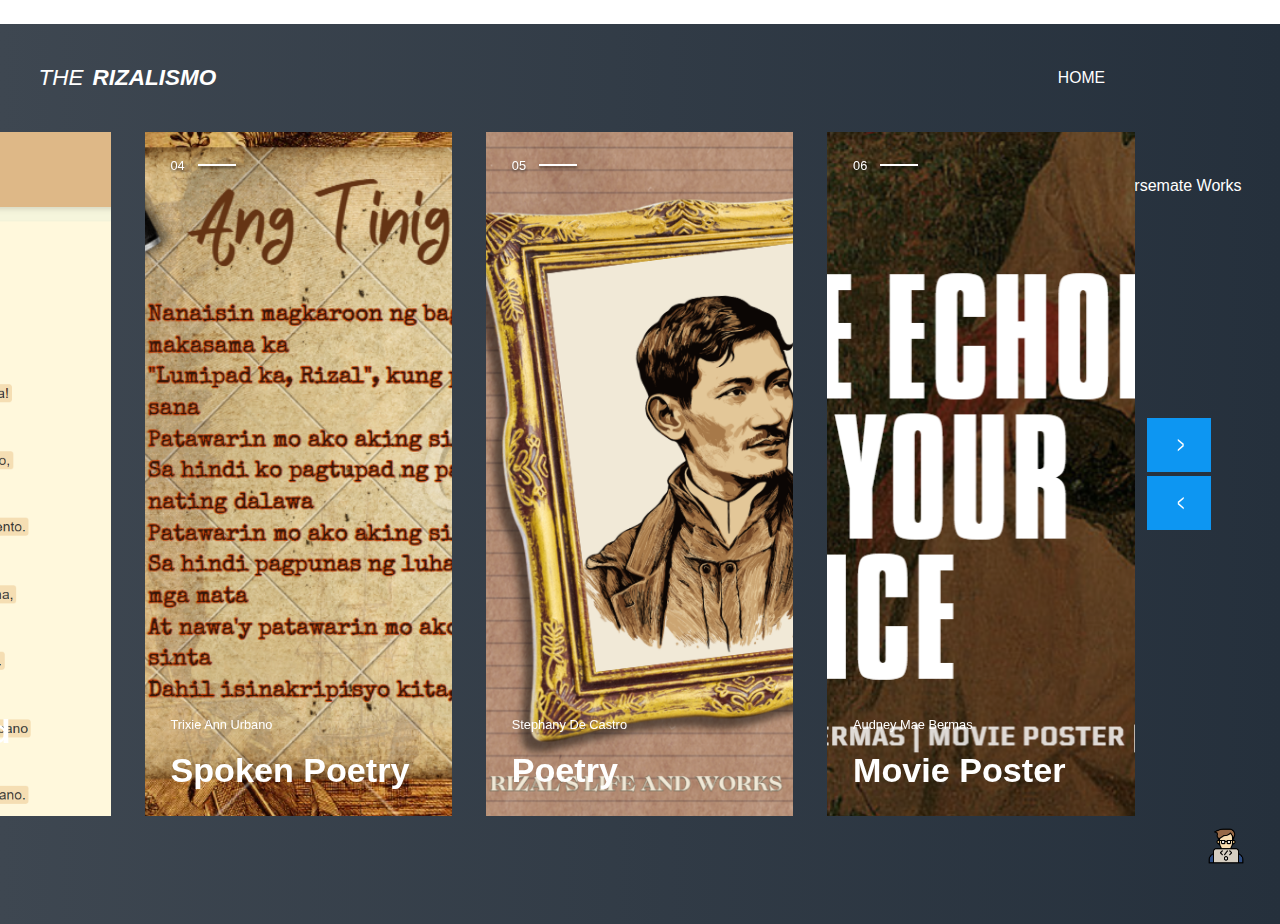
<file: cs.html>
<html lang="en">
<head>
    <meta charset="UTF-8">
    <meta name="viewport" content="width=device-width, initial-scale=1.0">
    <link rel="stylesheet" href="Main.css">
    <title>CS Works - Rizalismo</title>
</head>
<body>
    <!-- Loading Screen -->
    <div class="loading-screen" id="loadingScreen">
        <div class="loading-spinner"></div>
    </div>

    <!-- Scroll Progress Bar -->
    <div class="scroll-progress"></div>

    <!-- Back to Top Button -->
    <div class="back-to-top">
        <svg width="24" height="24" viewBox="0 0 24 24" fill="none" stroke="white" stroke-width="2">
            <path d="M18 15l-6-6-6 6"/>
        </svg>
    </div>
    
<div id="hero-slides">
    <div id="header">
      <div id="logo"></div>
      <div id="menu">
        <div id="drawer-menu" class="drawer">
          <nav class="drawer-content">
            <a href="index.html" class="drawer-item">Home</a>
            <a href="cs.html" class="drawer-item">Coursemate Works</a>
          </nav>
          <div class="drawer-overlay"></div>
        </div>
      </div>
    </div>

    <div id="slides-cont">
      <div class="button" id="next"></div>
      <div class="button" id="prev"></div>
      <div id="slides">
        <div class="slide" style="background-image: url('cs/toni3.PNG');">
          <div class="number">01</div>
          <div class="body">
            <div class="location">Antonette Martinez</div>
            <div class="headline">Live like Rizal</div>
            <div class="link" onclick="showPopup('project1')">View Project</div>
          </div>
        </div>

        <div class="slide" style="background-image: url('cs/jrizz1.PNG')">
          <div class="number">02</div>
          <div class="body">
            <div class="location">Arianne Cielo</div>
            <div class="headline">J-Rizz Website</div>
            <div class="link" onclick="showPopup('project2')">View Project</div>
          </div>
        </div>

        <div class="slide" style="background-image: url('cs/rizalapp.png')">
          <div class="number">03</div>
          <div class="body">
            <div class="location">Erick John Lagrosa</div>
            <div class="headline">Web-based Tool</div>
            <div class="link" onclick="showPopup('project3')">View Project</div>
          </div>
        </div>

        <div class="slide" style="background-image: url('cs/trixxx.png')">
          <div class="number">04</div>
          <div class="body">
            <div class="location">Trixie Ann Urbano</div>
            <div class="headline">Spoken Poetry</div>
            <div class="link" onclick="showPopup('project4')">View Project</div>
          </div>
        </div>

        <div class="slide" style="background-image: url('cs/steph.png')">
          <div class="number">05</div>
          <div class="body">
            <div class="location">Stephany De Castro</div>
            <div class="headline">Poetry</div>
            <div class="link" onclick="showPopup('project5')">View Project</div>
          </div>
        </div>

        <div class="slide" style="background-image: url('cs/audney.png')">
            <div class="number">06</div>
            <div class="body">
              <div class="location">Audney Mae Bermas</div>
              <div class="headline">Movie Poster</div>
              <div class="link" onclick="showPopup('project5')">View Project</div>
            </div>
          </div>

      </div>
      <div id="next-catch"></div>
      <div id="prev-catch"></div>
    </div>

    <div id="footer">
      <a href="https://github.com/Prynxle" target="_blank">
        <div id="credits"></div>
      </a>
    </div>
</div>

<!-- Project Popups -->
<div id="project1" class="popup">
    <div class="popup-content">
      <span class="close-popup" onclick="closePopup('project1')">&times;</span>
      <h2>Live like Rizal</h2>
      <p>The blueprint: Song of the Wanderer (excerpt)</p>
    <p>
    This is about how Rizal was like to travel again. He details how this was freeing but now he feels quite homesick.
    </p>
      <div class="project-links">
        <a href="https://www.canva.com/design/DAGkqW64KY0/1rVEFjW7GYUeVydgyElpSg/edit" class="project-link">View Powerpoint</a>
      </div>
    </div>
</div>

<div id="project2" class="popup">
    <div class="popup-content">
      <span class="close-popup" onclick="closePopup('project2')">&times;</span>
      <h2>J-Rizz Website</h2>
      <p>Integrate Rizal Works</p>

      <div class="project-links">
        <a href="https://jrizzz.netlify.app" class="project-link">View Website</a>
      </div>
    </div>
</div>

<div id="project3" class="popup">
    <div class="popup-content">
      <span class="close-popup" onclick="closePopup('project3')">&times;</span>
      <h2>Web-based Tool</h2>
      <p>A website developed through HTML,CSS, and Javascript</p>
      <div class="project-links">
        <a href="https://rizalpp.netlify.app" class="project-link">View Website</a>
      </div>
    </div>
</div>

<div id="project4" class="popup">
    <div class="popup-content">
      <span class="close-popup" onclick="closePopup('project4')">&times;</span>
      <h2>Spoken Poetry</h2>
      <p>This poem about Leonor has inspired me to create a spoken poetry piece so that I can properly convey José Rizal's feelings—his grief and agony—for his childhood sweetheart of 11 years. Beyond that, I can deeply relate to Rizal, as I have experienced the same kind of heartbreak. I want to take this opportunity to let out all the sadness and emotions, just as Rizal poured his feelings into his.</p>
      <div class="project-links">
        <a href="https://www.canva.com/design/DAGkqXTWSw8/egfq3eC8rD8mFNHOOSRO2g/edit?utm_content=DAGkqXTWSw8&utm_campaign=designshare&utm_medium=link2&utm_source=sharebutton" class="project-link">View Powerpoint</a>
      </div>
    </div>
</div>

<div id="project5" class="popup">
    <div class="popup-content">
      <span class="close-popup" onclick="closePopup('project5')">&times;</span>
      <h2>Poetry</h2>
      <p>Kadena ng Kolonyalismo, Antok ng makabagong panahon by Stephany de Castro
        dahilan ng pagpili
        "Makatuwiran pa rin ba na
         dahilan sa katamaran ng mga Filipino ang
        kolonisasyon sa kasalukuyang panahon?"</p>
      <div class="project-links">
        <a href="https://www.canva.com/design/DAGlUMJ8-pQ/QZzJKYGjEqtB1Si7iv3TnQ/edit" class="project-link">View Powerpoint</a>
      </div>
    </div>
</div>

<div id="project6" class="popup">
    <div class="popup-content">
      <span class="close-popup" onclick="closePopup('project5')">&times;</span>
      <h2>Infographic/Movie Poster</h2>
      <p>The Echoes of Your Voice | L&W of Rizal of Rizal by Odd Louie

        In Jose Rizal's The Memories of a Student in Manila (Chapter 6), he tells his story of meeting Segunda Katigbak. She is recognised as his first love, serving as an inspiration for his early poetry. 
        
        Background
        story </p>
      <div class="project-links">
        <a href="https://www.canva.com/design/DAGkqZczxuM/3vbPeunmvgqFrssjYGht5A/edit
        " class="project-link">View Powerpoint</a>
      </div>
    </div>
</div>




<script src="Main.js"></script>
<script>
    // Hide loading screen when everything is loaded
    window.addEventListener('load', function() {
        const loadingScreen = document.getElementById('loadingScreen');

        setTimeout(() => {
            loadingScreen.style.opacity = '0';
            setTimeout(() => {
                loadingScreen.style.display = 'none';
            }, 1000);
        }, 3000); 
    });
</script>
</body>
</html>
</file>
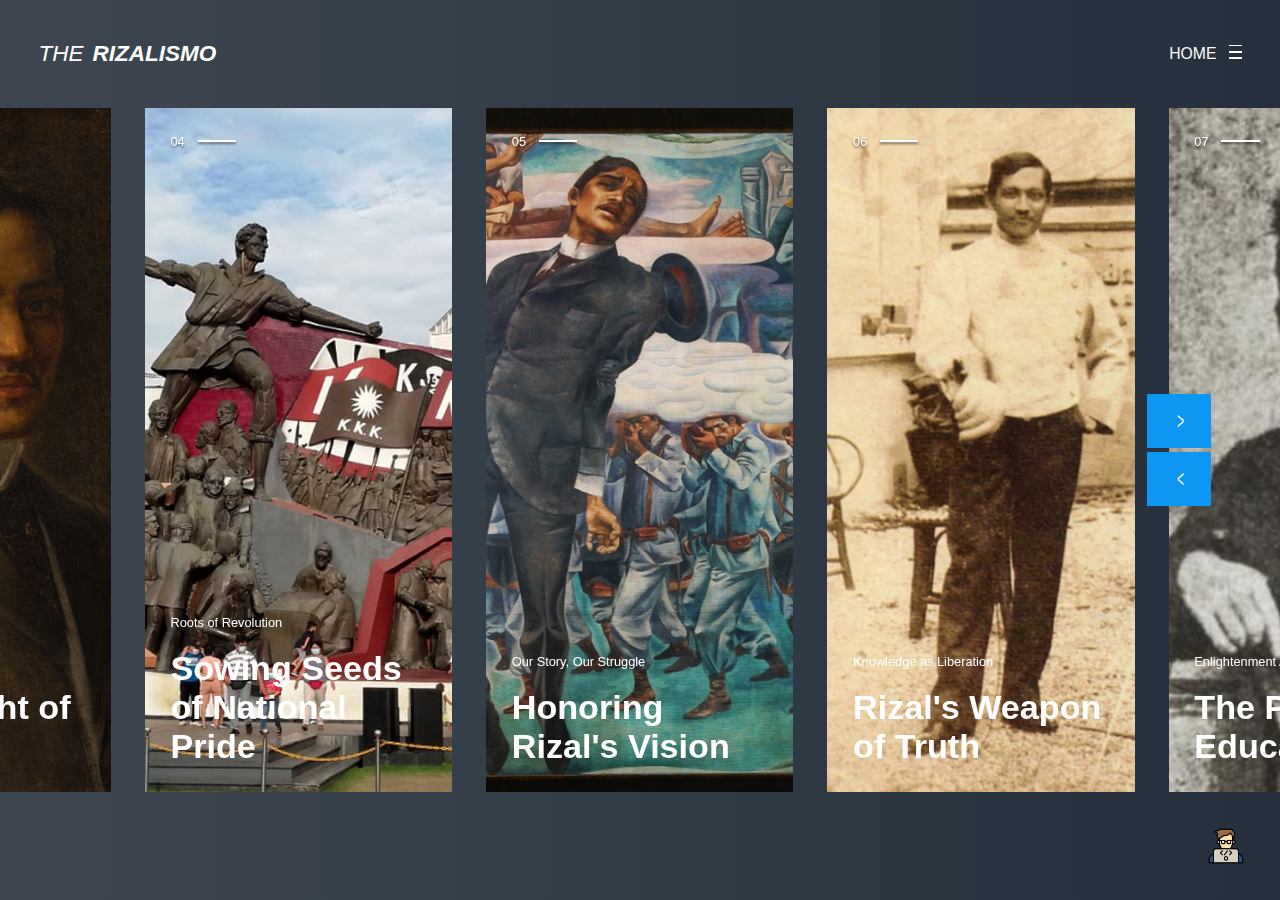
<file: Main.html>
<html lang="en">
<head>
    <meta charset="UTF-8">
    <meta name="viewport" content="width=device-width, initial-scale=1.0">
    <link rel="stylesheet" href="Main.css">
    <title>Rizalismo</title>
</head>
<body>
    
<div id="hero-slides">
    <div id="header">
      <div id="logo"></div>
      <div id="menu">
        <div id="hamburger">
          <div class="slice"></div>
          <div class="slice"></div>
          <div class="slice"></div>
        </div>
      </div>
    </div>
    
    <div id="slides-cont">
      <div class="button" id="next"></div>
      <div class="button" id="prev"></div>
      <div id="slides">
        <div class="slide" style="background-image: url('images/pen.jpg');">
          <div class="number">01</div>
          <div class="body">
            <div class="location">Pen Against the Sword</div>
            <div class="headline">Rizal's Legacy of Defiance</div>
            <div class="link" onclick="showPopup('popup1')">More about</div>
          </div>
    
        </div>
        <div class="slide" style="background-image: url('images/rizalflag.jpg')">
          <div class="number">02</div>
          <div class="body">
            <div class="location">Awaken the Filipino Spirit</div>
            <div class="headline">Echoes of a Nationalist Hero</div>
            <div class="link" onclick="showPopup('popup2')">More about</div>
          </div>
        </div>

        <div class="slide" style="background-image: url(images/rizal1.jpg)">
          <div class="number">03</div>
          <div class="body">
            <div class="location">Beyond the Colonial Shadow</div>
            <div class="headline">Rizal's Light of Patriotism</div>
            <div class="link" onclick="showPopup('popup3')">More about</div>
          </div>
        </div>

        <div class="slide" style="background-image: url('images/revolution2.jpg')">
          <div class="number">04</div>
          <div class="body">
            <div class="location">Roots of Revolution</div>
            <div class="headline">Sowing Seeds of National Pride</div>
            <div class="link" onclick="showPopup('popup4')">More about</div>
          </div>
        </div>

        <div class="slide" style="background-image: url(images/rizal2.png)">
          <div class="number">05</div>
          <div class="body">
            <div class="location">Our Story, Our Struggle</div>
            <div class="headline">Honoring Rizal's Vision</div>
            <div class="link" onclick="showPopup('popup5')">More about</div>
          </div>
        </div>

        <div class="slide" style="background-image: url('images/rizal3.jpg')">
          <div class="number">06</div>
          <div class="body">
            <div class="location">Knowledge as Liberation</div>
            <div class="headline">Rizal's Weapon of Truth</div>
            <div class="link" onclick="showPopup('popup6')">More about</div>
          </div>
        </div>

        <div class="slide" style="background-image: url('images/rizal-child.jpg')">
          <div class="number">07</div>
          <div class="body">
            <div class="location">Enlightenment Against Oppression</div>
            <div class="headline">The Power of Education</div>
            <div class="link" onclick="showPopup('popup7')">More about</div>
          </div>
        </div>

      </div>
      <div id="next-catch"></div>
      <div id="prev-catch"></div>
    </div>
    <div id="footer"><a href="https://www.facebook.com/RaiKaktus" target="_blank">
        <div id="credits"></div></a></div>
  </div>


<div id="popup1" class="popup">
    <div class="popup-content">
      <span class="close-popup" onclick="closePopup('popup1')">&times;</span>
      <h2>Pen Against the Sword</h2>
        <p>
            Imagine a world where words are sharper than any blade, where ink spills onto paper and ignites a revolution. This was the world Jose Rizal crafted with his pen. His novels, "Noli Me Tángere" and "El Filibusterismo," weren't just stories; they were incendiary devices, meticulously crafted to expose the festering wounds of Spanish colonial rule. Rizal, a master of satire and social commentary, wielded his pen like a sword, slicing through the hypocrisy and corruption that choked his homeland. Did you know that the Spanish authorities considered "Noli Me Tángere" so subversive that it was banned?  Yet, it circulated in secret, fueling the flames of discontent. His legacy of defiance wasn't just about writing; it was about inspiring a nation to challenge its oppressors, proving that sometimes, the most powerful revolutions begin with a single,
        </p>
        <footer><a href="https://nhcp.gov.ph/"><h5>National Historical Commission of the Philippines (NHCP) - Jose Rizal's Novels</h5></a></footer>
    </div>
  </div>
  
  <div id="popup2" class="popup">
    <div class="popup-content">
      <span class="close-popup" onclick="closePopup('popup2')">&times;</span>
      <h2>Echoes of a Nationalist Hero</h2>
      <p>In the heart of a colonized nation, where identity was suppressed and self-worth eroded, Jose Rizal emerged as a beacon of hope. He didn't just write about freedom; he breathed life back into the dormant Filipino spirit. Imagine a people told they were inferior, their history erased, their culture belittled. Rizal's writings and actions were a resounding "no" to this narrative. He reminded Filipinos of their rich heritage, their inherent dignity, and their potential for greatness.  It's said that his poem "Mi Ultimo Adios," written on the eve of his execution, became a rallying cry for the revolution, even as he himself advocated for peaceful reform. His "echoes"—his ideals, his courage, his unwavering love for his country—continue to resonate, reminding us that true heroes don't just fight battles; they ignite the soul of a nation.</p>
      <footer><a href="https://www.google.com/search?q=http://nlp.gov.ph/"><h5>National Library of the Philippines - Mi Ultimo Adios</h5></a></footer>
    </div>
  </div>
  
  <div id="popup3" class="popup">
    <div class="popup-content">
      <span class="close-popup" onclick="closePopup('popup3')">&times;</span>
      <h2>Rizal's Light of Patriotism</h2>
        <p> Picture a land shrouded in the darkness of oppression, where the sun of freedom seems forever eclipsed. Jose Rizal, like a lone star in the night sky, dared to envision a Philippines free from the suffocating grip of colonialism. He didn't just dream of liberation; he illuminated the path towards it. His writings, his activism, and his unwavering belief in the potential of his people served as a light, guiding them out of the shadows. Did you know Rizal founded the La Liga Filipina, an organization aimed at uniting Filipinos and promoting reforms? Though short-lived, it symbolized his dedication to fostering a sense of national unity. Rizal’s patriotism wasn't just a sentiment; it was a guiding principle, a flame that inspired others to look beyond their present suffering and strive for a brighter future.</p>
        <footer><a href="https://www.google.com/search?q=https://www.ateneo.edu/ateneopress/philippine-studies-historical-and-ethnographic-viewpoints"><h5>Philippine Studies: Historical and Ethnographic Viewpoints - La Liga Filipina</h5></a></footer>
    </div>
  </div>
  
  <div id="popup4" class="popup">
    <div class="popup-content">
      <span class="close-popup" onclick="closePopup('popup4')">&times;</span>
      <h2>Sowing Seeds of National Pride</h2>
        <p>Every mighty tree begins as a tiny seed, and so it was with the Philippine Revolution. Jose Rizal, through his writings and ideas, planted the seeds of national consciousness and pride that would eventually blossom into a movement for independence. He didn't just criticize the colonial regime; he nurtured a sense of Filipino identity, countering the narrative of inferiority imposed by the Spaniards. Imagine a people rediscovering their history, their culture, their inherent worth. Rizal's works were a catalyst for this transformation. Fun fact: Rizal's annotations of Antonio de Morga's "Sucesos de las Islas Filipinas" highlighted the rich pre-colonial civilization of the Philippines, challenging the colonial narrative. His efforts were about more than just rebellion; they were about reclaiming a nation's soul.</p>
        <footer><a href="https://nhcp.gov.ph/"><h5>National Historical Commission of the Philippines (NHCP) - Rizal's Annotations of Morga's Sucesos</h5></a></footer>
    </div>
  </div>
  
  <div id="popup5" class="popup">
    <div class="popup-content">
      <span class="close-popup" onclick="closePopup('popup5')">&times;</span>
      <h2>Honoring Rizal's Vision</h2>
      <p>Jose Rizal didn't just write history; he shaped it. He gave voice to the collective experience of Filipinos under Spanish colonial rule, transforming individual grievances into a national narrative of struggle and resistance. His works became a mirror reflecting the realities of oppression, uniting a people in their shared desire for justice and self-determination. Imagine a nation finding its voice, its strength, its unity in the face of adversity. Rizal's vision of a free and enlightened Philippines wasn't just a dream; it was a blueprint for a better future. Did you know that Rizal was a polymath, excelling in fields like medicine, engineering, and linguistics, all in service to his nation? Honoring his vision means more than just remembering his words; it's about embodying the values he championed—courage, intellect, and unwavering love for one's country.</p>
      <footer><a href="http://www.nationalmuseum.gov.ph/"><h5>National Museum of the Philippines - Jose Rizal's Works and Legacy</h5></a></footer>
    </div>
  </div>
  
  <div id="popup6" class="popup">
    <div class="popup-content">
      <span class="close-popup" onclick="closePopup('popup6')">&times;</span>
      <h2>Rizal's Weapon of Truth</h2>
        <p>Envision a battleground where the weapons are not swords or guns, but ideas and knowledge. This was Jose Rizal's battlefield. He believed that education was the key to unlocking the chains of oppression, that enlightenment was the path to liberation. He armed his fellow Filipinos with the power of truth, using his writings to expose the lies and deceptions of the colonial regime. Rizal understood that ignorance was a tool of control, and that knowledge was the ultimate weapon against it. Did you know that Rizal established schools during his exile in Dapitan, demonstrating his commitment to education? His legacy isn't just about fighting against oppression; it's about empowering people to think for themselves, to question authority, and to shape their own destinies.</p>
     <footer><a href="https://www.google.com/search?q=https://dapitancity.com/"><h5>Dapitan City Government - Rizal Shrine in Dapitan</h5></a></footer>
    </div>
  </div>
  
  <div id="popup7" class="popup">
    <div class="popup-content">
      <span class="close-popup" onclick="closePopup('popup7')">&times;</span>
      <h2>The Power of Education</h2>
      <p>In a time when darkness reigned, Jose Rizal sought to kindle the light of enlightenment. He believed that the path to freedom was paved with knowledge, that education was the mightiest weapon against oppression. Imagine a society shackled by ignorance, manipulated by lies. Rizal's writings and actions were a call to break free from these chains, to empower the Filipino people with the tools they needed to challenge the status quo. Did you know that Rizal's educational philosophy emphasized critical thinking and the development of well-rounded individuals? His legacy isn't just about academic achievement; it's about fostering a society where knowledge is valued, where reason prevails, and where every individual has the opportunity to reach their full potential.</p>
      <footer><a href="https://www.upd.edu.ph/"><h5>University of the Philippines Diliman - Jose Rizal and Education</h5></a></footer>
    </div>
  </div>
  <script src="Main.js"></script>
</body>
</html>
</file>
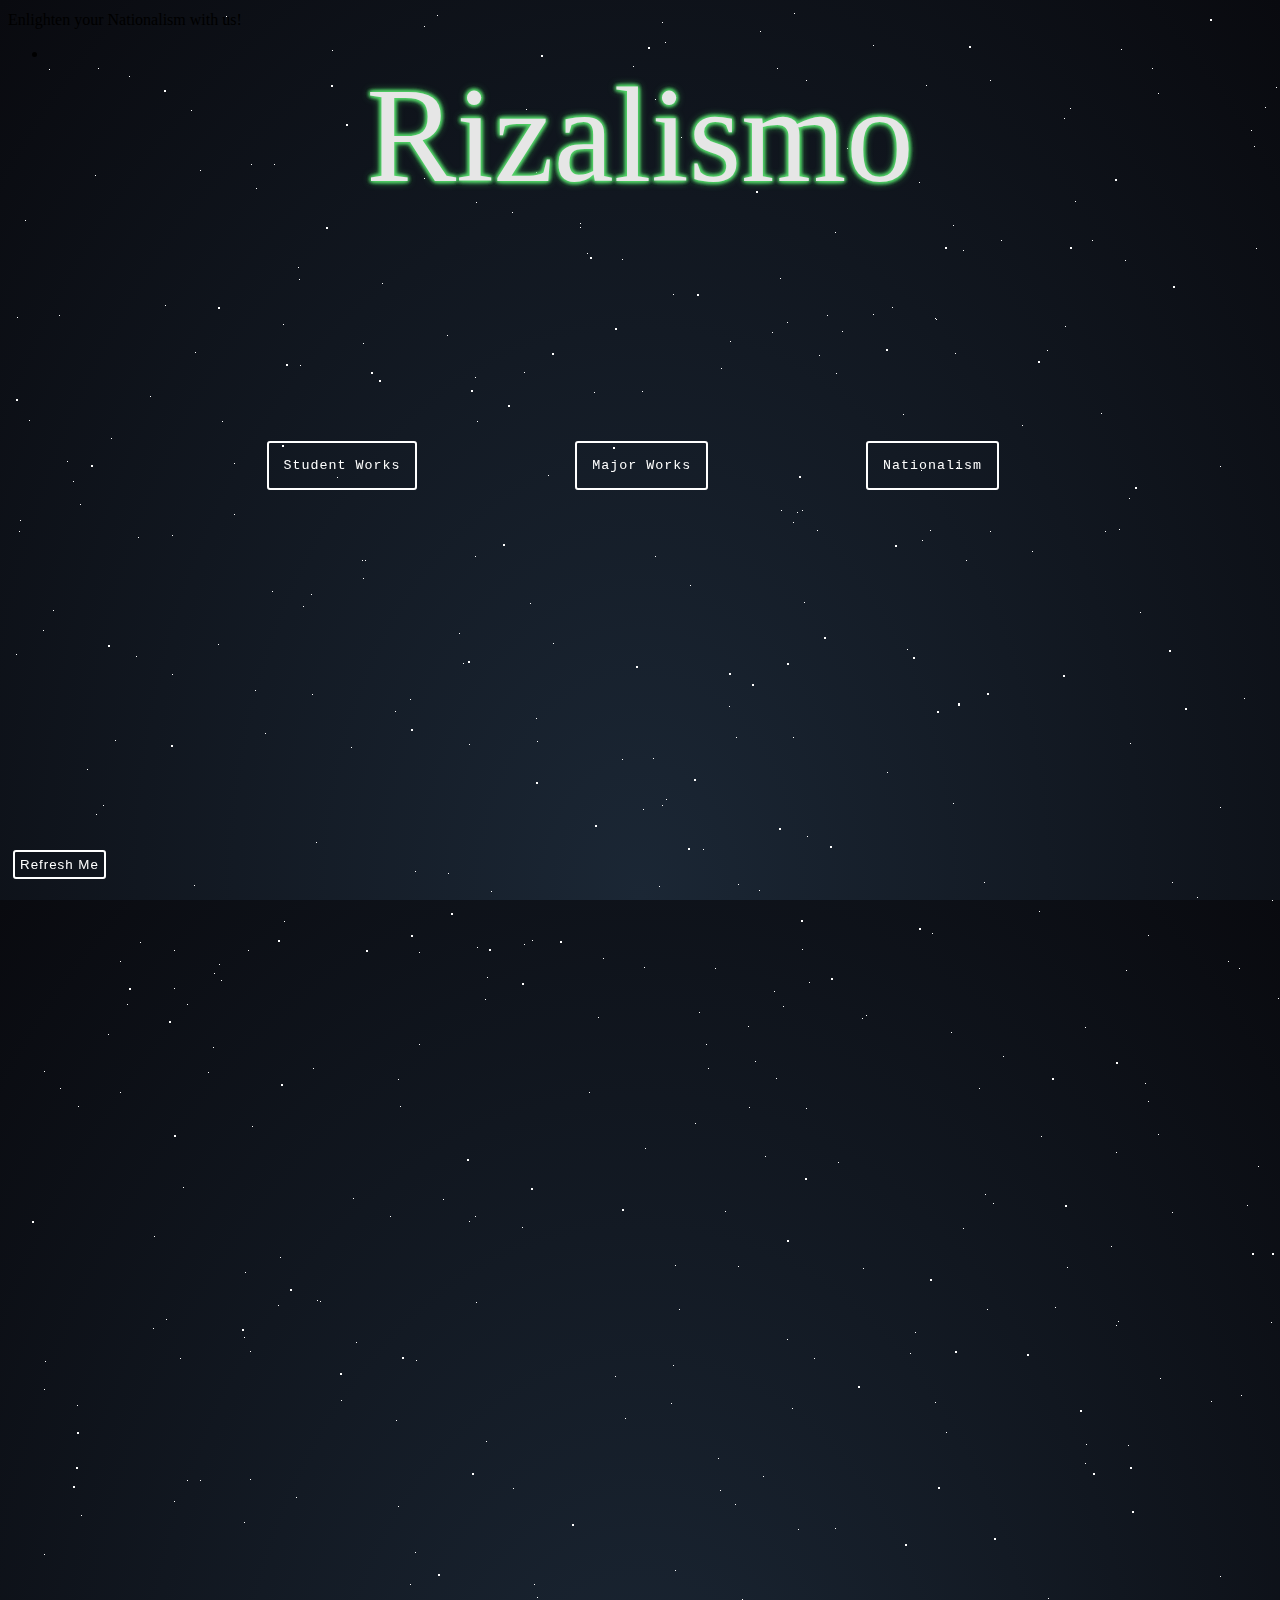
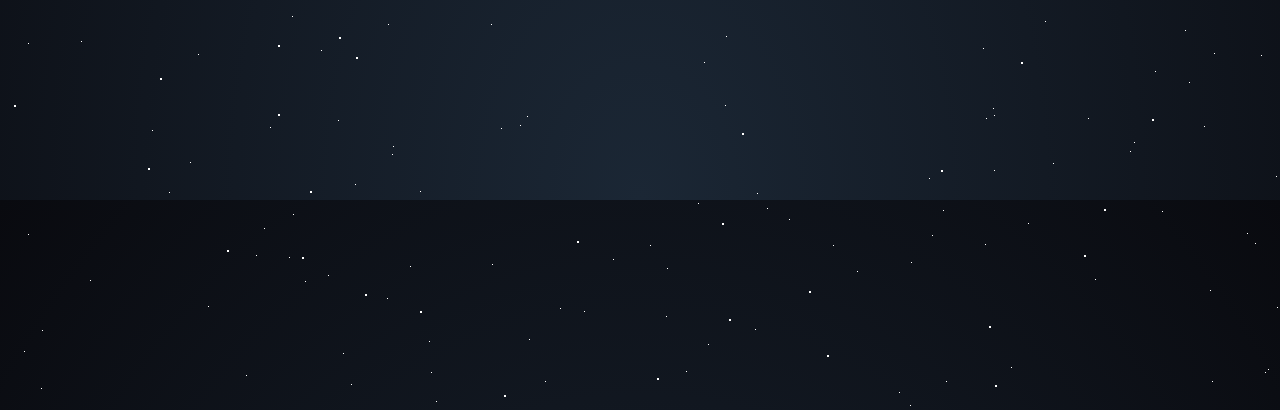
<file: others/Rizalismo.html>
<html lang="en">
<head>
    <meta charset="UTF-8">
    <meta name="viewport" content="width=device-width, initial-scale=1.0">
    <link rel="stylesheet" href="background.css">
    <link rel="stylesheet" href="Rizalismo.css">
    <title>Main</title>
</head>
<body>

    <!-- stars animations -->
    <section>
        <div id="stars1"></div>
        <div id="stars2"></div>
    </section>

    <div class="Rizalismo">
        <h1 id="rizal">Rizalismo</h1>
    </div>

    <div class="two alt-two">
          <span>Enlighten your Nationalism with us!</span>
      </div>

    <!-- main buttons -->
    <section>
        <ul>
            <li>
                <a href="">
                    <button id="student_works">Student Works</button>
                </a>
                <a href="">
                    <button id="major_works">Major Works</button>
                </a>
                <a href="Nationalism.html">
                    <button id="nationalism">Nationalism</button>
                </a>
            </li>
        </ul>
    </section>

    <a href=""><button id="test">Refresh Me</button></a>
</body>
</html>
</file>
<file: Main.css>
@import url("https://fonts.googleapis.com/css?family=Roboto:100,100i,400,900,800i");
body {
  --slides-per-page: 2;
  margin: 0;
  overflow: hidden;
  height: 100vh;
  font-family: "Roboto Condensed", sans-serif;
  color: white;
  overflow: hidden;
}

a {
  text-decoration: none;
  color: inherit;
}

#hero-slides {
  --page: 0;
  height: 100vh;
  background: #25303c;
  background: linear-gradient(90deg, #3e4751 0%, #25303c 100%);
}
#hero-slides #header {
  height: 12vh;
  line-height: 12vh;
  padding: 0 3vw;
  position: relative;
}
#hero-slides #header #logo {
  font-size: 2.5vh;
  font-style: italic;
}
#hero-slides #header #logo:before {
  content: "The";
  text-transform: uppercase;
  font-weight: 100;
  margin-right: 0.4em;
}
#hero-slides #header #logo:after {
  content: "Rizalismo";
  text-transform: uppercase;
  font-weight: 800;
}
#hero-slides #header #menu {
  position: absolute;
  top: 0;
  right: 0;
  bottom: 0;
  cursor: pointer;
  padding: 0 3vw;
}
#hero-slides #header #menu:before {
  font-size: 1.75vh;
  content: "Home";
  margin-right: 0.5em;
  text-transform: uppercase;
}
#hero-slides #header #menu #hamburger {
  display: inline-block;
}
#hero-slides #header #menu #hamburger .slice {
  background: white;
  height: 0.2vh;
  width: 1vw;
}
#hero-slides #header #menu #hamburger .slice:not(:last-child) {
  margin-bottom: 0.5vh;
}
#hero-slides #slides-cont {
  position: relative;
  --button-height: 6vh;
  --button-spacing: 0.2vh;
}
#hero-slides #slides-cont .button {
  width: 5vw;
  height: var(--button-height);
  background: #0d96f2;
  position: absolute;
  right: 5.375vw;
  top: 38vh;
  z-index: 100;
  cursor: pointer;
}
#hero-slides #slides-cont .button:before, #hero-slides #slides-cont .button:after {
  line-height: var(--button-height);
  position: absolute;
  margin-left: -0.25vw;
  pointer-events: none;
  transform: scale(0.75, 1.5);
  transition: 125ms ease-in-out;
}
#hero-slides #slides-cont .button:before {
  left: 50%;
}
#hero-slides #slides-cont .button:after {
  opacity: 0;
}
#hero-slides #slides-cont .button:hover:before, #hero-slides #slides-cont .button:hover:after {
  transition: 250ms ease-in-out;
}
#hero-slides #slides-cont .button:hover:before {
  opacity: 0;
}
#hero-slides #slides-cont .button:hover:after {
  left: 50% !important;
  opacity: 1;
}
#hero-slides #slides-cont #next {
  margin-top: calc(-1 * (var(--button-height) + var(--button-spacing)));
}
#hero-slides #slides-cont #next:before, #hero-slides #slides-cont #next:after {
  content: ">";
}
#hero-slides #slides-cont #next:after {
  left: 30%;
}
#hero-slides #slides-cont #next:hover:before {
  left: 70%;
}
#hero-slides #slides-cont #prev {
  margin-top: var(--button-spacing);
  opacity: calc(var(--page) + 0.5);
  transition: 500ms opacity;
}
#hero-slides #slides-cont #prev:before, #hero-slides #slides-cont #prev:after {
  content: "<";
}
#hero-slides #slides-cont #prev:after {
  left: 70%;
}
#hero-slides #slides-cont #prev:hover:before {
  left: 30%;
}
#hero-slides #slides-cont #next-catch,
#hero-slides #slides-cont #prev-catch {
  width: 10vw;
  height: 76vh;
  position: absolute;
  top: 0;
  z-index: 90;
}
#hero-slides #slides-cont #next-catch {
  right: 0;
}
#hero-slides #slides-cont #prev-catch {
  left: 0;
}
#hero-slides #slides {
  --slides-height: 76vh;
  width: auto;
  height: var(--slides-height);
  padding: 0 10vw;
  font-size: 0;
  white-space: nowrap;
  position: absolute;
  transform: translate3D(calc(var(--page) * -80vw), 0, 0);
  transition: 1500ms transform cubic-bezier(0.7, 0, 0.3, 1);
}
#hero-slides #slides .slide {
  display: inline-block;
  vertical-align: top;
  font-size: 1.5vw;
  width: 24em;
  height: var(--slides-height);
  margin: 0 1.333em;
  background: #101419;
  color: white;
  background-size: cover;
  background-position: center;
  white-space: normal;
  word-break: break-word;
  position: relative;
}
#hero-slides #slides .slide:before {
  content: "";
  display: block;
  background: linear-gradient(180deg, rgba(86, 97, 108, 0) 0%, rgba(33, 52, 69, 0.7) 100%);
  opacity: 0;
  position: absolute;
  top: 0;
  left: 0;
  right: 0;
  bottom: 0;
}
#hero-slides #slides .slide .number {
  position: absolute;
  top: 2em;
  left: 2em;
  filter: drop-shadow(0 2px 1px rgba(0, 0, 0, 0.5));
}
#hero-slides #slides .slide .number, #hero-slides #slides .slide .number:before, #hero-slides #slides .slide .number:after {
  vertical-align: middle;
}
#hero-slides #slides .slide .number:before, #hero-slides #slides .slide .number:after {
  display: inline-block;
  content: "";
  height: 0.133em;
  margin-top: -0.2em;
  background: white;
}
#hero-slides #slides .slide .number:before {
  width: 0;
  margin-left: 0;
}
#hero-slides #slides .slide .number:after {
  width: 3em;
  margin-left: 1em;
}
#hero-slides #slides .slide .body {
  position: absolute;
  bottom: 2em;
  left: 2em;
  right: 2em;
}
#hero-slides #slides .slide .location,
#hero-slides #slides .slide .headline {
  position: relative;
  bottom: 0;
  cursor: default;
}
#hero-slides #slides .slide:before,
#hero-slides #slides .slide .number:before,
#hero-slides #slides .slide .number:after,
#hero-slides #slides .slide .location,
#hero-slides #slides .slide .headline,
#hero-slides #slides .slide .link {
  transition: 375ms cubic-bezier(0.7, 0, 0.3, 1);
}
#hero-slides #slides .slide .location {
  font-weight: 100;
  margin-bottom: 1.5em;
  transition-delay: 60ms;
}
#hero-slides #slides .slide .headline {
  font-size: 2.667em;
  font-weight: 900;
  transition-delay: 50ms;
}
#hero-slides #slides .slide .link {
  display: inline-block;
  background: #0d96f2;
  padding: 0.5em 1.25em;
  font-size: 1.33em;
  opacity: 0;
  position: absolute;
  bottom: -2em;
  pointer-events: none;
  transition-delay: 25ms;
}
#hero-slides #slides .slide.hover:before, #hero-slides #slides .slide:hover:before {
  opacity: 1;
}
#hero-slides #slides .slide.hover:before,
#hero-slides #slides .slide.hover .number:before,
#hero-slides #slides .slide.hover .number:after,
#hero-slides #slides .slide.hover .location,
#hero-slides #slides .slide.hover .headline,
#hero-slides #slides .slide.hover .link, #hero-slides #slides .slide:hover:before,
#hero-slides #slides .slide:hover .number:before,
#hero-slides #slides .slide:hover .number:after,
#hero-slides #slides .slide:hover .location,
#hero-slides #slides .slide:hover .headline,
#hero-slides #slides .slide:hover .link {
  transition: 500ms cubic-bezier(0.7, 0, 0.3, 1);
}
#hero-slides #slides .slide.hover .number:before, #hero-slides #slides .slide:hover .number:before {
  width: 3em;
  margin-right: 1em;
}
#hero-slides #slides .slide.hover .number:after, #hero-slides #slides .slide:hover .number:after {
  width: 0;
  margin-right: 0;
}
#hero-slides #slides .slide.hover .location, #hero-slides #slides .slide:hover .location {
  transition-delay: 0;
  bottom: 4em;
}
#hero-slides #slides .slide.hover .headline, #hero-slides #slides .slide:hover .headline {
  transition-delay: 100ms;
  bottom: 1.5em;
}
#hero-slides #slides .slide.hover .link, #hero-slides #slides .slide:hover .link {
  bottom: 0;
  opacity: 1;
  transition-delay: 250ms;
  pointer-events: auto;
}
#hero-slides #footer {
  height: 12vh;
  font-size: 1vh;
}
#hero-slides #footer #credits {
  border-radius: 2vh;
  position: absolute;
  bottom: 4vh;
  right: 4vh;
  transition: 300ms cubic-bezier(0.7, 0, 0.3, 1);
  padding-left: 1.5vh;
}
#hero-slides #footer #credits:before, #hero-slides #footer #credits:after {
  vertical-align: middle;
  transition: inherit;
}
#hero-slides #footer #credits:before {
  display: inline;
  content: "Developer";
  font-size: 2vh;
  opacity: 0;
  transform: translate3D(-200px, 0, 0);
}
#hero-slides #footer #credits:after {
  content: "";
  display: inline-block;
  width: 4vh;
  height: 4vh;
  margin-left: 1vh;
  background-image: url(images/coding.png);
  background-size: contain;
  background-position: center;
}
#hero-slides #footer #credits.hover, #hero-slides #footer #credits:hover {
  background: #4e4d4e;
}
#hero-slides #footer #credits.hover:before, #hero-slides #footer #credits:hover:before {
  opacity: 1;
  transform: translate3D(0, 0, 0);
  transition-delay: 50ms;
  padding: 12px;
}
#hero-slides #footer #credits.hover:after, #hero-slides #footer #credits:hover:after {
  filter: saturate(0%) contrast(200%) brightness(200%) invert(100%);
}

@media (min-width: 1200px) and (max-width: 1699px) {
  body {
    --slides-per-page: 3;
  }

  #hero-slides #slides .slide {
    font-size: 1vw;
  }
}
@media (min-width: 1700px) {
  body {
    --slide-per-age: 4;
  }

  #hero-slides #slides .slide {
    font-size: 0.75vw;
  }
}

.popup {
    display: none;
    position: fixed;
    top: 0;
    left: 0;
    width: 100%;
    height: 100%;
    background-color: rgba(0, 0, 0, 0.7);
    z-index: 1000;
  }
  
  .popup-content {
    border-radius: 8px;
    position: absolute;
    top: 50%;
    left: 50%;
    font-family: Verdana, Geneva, Tahoma, sans-serif;
    transform: translate(-50%, -50%);
    background: #25303c;
    box-shadow: 0 4px 8px 0 rgba(0, 0, 0, 0.2), 0 6px 20px 0 rgba(0, 0, 0, 0.19);
    border-color: #101419;
    color: white;
    padding: 30px;
    width: 70%;
    max-width: 600px;
    max-height: 80vh;
    overflow-y: auto;
  }
  
  .close-popup {
    position: absolute;
    top: 10px;
    right: 20px;
    font-size: 30px;
    color: #fdfffc;
    cursor: pointer;
  }
  
  .close-popup:hover {
    color: rgb(231, 11, 11);
  }
  
  .popup h2 {
    color: #0d96f2;
    margin-top: 0;
  }

  .link {
    cursor: pointer;
  }
</file>
<file: others/background.css>
/* Main background css */

html {
    height: 100%;
    overflow: hidden;
    background: radial-gradient(ellipse at bottom, #1b2735 0%, #090a0f 100%);
  }
  @font-face{
    font-family: neon;
    src: url(https://dl.dropbox.com/s/df4zz9y6lmhocr9/England.otf?dl=0)
  }

  body {
    position: relative;
  }

  #stars1 {
    width: 1px;
    height: 1px;
    background: transparent;
    animation: starAnim 50s ease-in infinite;
    box-shadow: 779px 1331px #fff, 324px 42px #fff, 303px 586px #fff,
      1312px 276px #fff, 451px 625px #fff, 521px 1931px #fff, 1087px 1871px #fff,
      36px 1546px #fff, 132px 934px #fff, 1698px 901px #fff, 1418px 664px #fff,
      1448px 1157px #fff, 1084px 232px #fff, 347px 1776px #fff, 1722px 243px #fff,
      1629px 835px #fff, 479px 969px #fff, 1231px 960px #fff, 586px 384px #fff,
      164px 527px #fff, 8px 646px #fff, 1150px 1126px #fff, 665px 1357px #fff,
      1556px 1982px #fff, 1260px 1961px #fff, 1675px 1741px #fff,
      1843px 1514px #fff, 718px 1628px #fff, 242px 1343px #fff, 1497px 1880px #fff,
      1364px 230px #fff, 1739px 1302px #fff, 636px 959px #fff, 304px 686px #fff,
      614px 751px #fff, 1935px 816px #fff, 1428px 60px #fff, 355px 335px #fff,
      1594px 158px #fff, 90px 60px #fff, 1553px 162px #fff, 1239px 1825px #fff,
      1945px 587px #fff, 749px 1785px #fff, 1987px 1172px #fff, 1301px 1237px #fff,
      1039px 342px #fff, 1585px 1481px #fff, 995px 1048px #fff, 524px 932px #fff,
      214px 413px #fff, 1701px 1300px #fff, 1037px 1613px #fff, 1871px 996px #fff,
      1360px 1635px #fff, 1110px 1313px #fff, 412px 1783px #fff, 1949px 177px #fff,
      903px 1854px #fff, 700px 1936px #fff, 378px 125px #fff, 308px 834px #fff,
      1118px 962px #fff, 1350px 1929px #fff, 781px 1811px #fff, 561px 137px #fff,
      757px 1148px #fff, 1670px 1979px #fff, 343px 739px #fff, 945px 795px #fff,
      576px 1903px #fff, 1078px 1436px #fff, 1583px 450px #fff, 1366px 474px #fff,
      297px 1873px #fff, 192px 162px #fff, 1624px 1633px #fff, 59px 453px #fff,
      82px 1872px #fff, 1933px 498px #fff, 1966px 1974px #fff, 1975px 1688px #fff,
      779px 314px #fff, 1858px 1543px #fff, 73px 1507px #fff, 1693px 975px #fff,
      1683px 108px #fff, 1768px 1654px #fff, 654px 14px #fff, 494px 171px #fff,
      1689px 1895px #fff, 1660px 263px #fff, 1031px 903px #fff, 1203px 1393px #fff,
      1333px 1421px #fff, 1113px 41px #fff, 1206px 1645px #fff, 1325px 1635px #fff,
      142px 388px #fff, 572px 215px #fff, 1535px 296px #fff, 1419px 407px #fff,
      1379px 1003px #fff, 329px 469px #fff, 1791px 1652px #fff, 935px 1802px #fff,
      1330px 1820px #fff, 421px 1933px #fff, 828px 365px #fff, 275px 316px #fff,
      707px 960px #fff, 1605px 1554px #fff, 625px 58px #fff, 717px 1697px #fff,
      1669px 246px #fff, 1925px 322px #fff, 1154px 1803px #fff, 1929px 295px #fff,
      1248px 240px #fff, 1045px 1755px #fff, 166px 942px #fff, 1888px 1773px #fff,
      678px 1963px #fff, 1370px 569px #fff, 1974px 1400px #fff, 1786px 460px #fff,
      51px 307px #fff, 784px 1400px #fff, 730px 1258px #fff, 1712px 393px #fff,
      416px 170px #fff, 1797px 1932px #fff, 572px 219px #fff, 1557px 1856px #fff,
      218px 8px #fff, 348px 1334px #fff, 469px 413px #fff, 385px 1738px #fff,
      1357px 1818px #fff, 240px 942px #fff, 248px 1847px #fff, 1535px 806px #fff,
      236px 1514px #fff, 1429px 1556px #fff, 73px 1633px #fff, 1398px 1121px #fff,
      671px 1301px #fff, 1404px 1663px #fff, 740px 1018px #fff, 1600px 377px #fff,
      785px 514px #fff, 112px 1084px #fff, 1915px 1887px #fff, 1463px 1848px #fff,
      687px 1115px #fff, 1268px 1768px #fff, 1729px 1425px #fff,
      1284px 1022px #fff, 801px 974px #fff, 1975px 1317px #fff, 1354px 834px #fff,
      1446px 1484px #fff, 1283px 1786px #fff, 11px 523px #fff, 1842px 236px #fff,
      1355px 654px #fff, 429px 7px #fff, 1033px 1128px #fff, 157px 297px #fff,
      545px 635px #fff, 52px 1080px #fff, 827px 1520px #fff, 1121px 490px #fff,
      9px 309px #fff, 1744px 1586px #fff, 1014px 417px #fff, 1534px 524px #fff,
      958px 552px #fff, 1403px 1496px #fff, 387px 703px #fff, 1522px 548px #fff,
      1355px 282px #fff, 1532px 601px #fff, 1838px 790px #fff, 290px 259px #fff,
      295px 598px #fff, 1601px 539px #fff, 1561px 1272px #fff, 34px 1922px #fff,
      1024px 543px #fff, 467px 369px #fff, 722px 333px #fff, 1976px 1255px #fff,
      766px 983px #fff, 1582px 1285px #fff, 12px 512px #fff, 617px 1410px #fff,
      682px 577px #fff, 1334px 1438px #fff, 439px 327px #fff, 1617px 1661px #fff,
      673px 129px #fff, 794px 941px #fff, 1386px 1902px #fff, 37px 1353px #fff,
      1467px 1353px #fff, 416px 18px #fff, 187px 344px #fff, 200px 1898px #fff,
      1491px 1619px #fff, 811px 347px #fff, 924px 1827px #fff, 945px 217px #fff,
      1735px 1228px #fff, 379px 1890px #fff, 79px 761px #fff, 825px 1837px #fff,
      1980px 1558px #fff, 1308px 1573px #fff, 1488px 1726px #fff,
      382px 1208px #fff, 522px 595px #fff, 1277px 1898px #fff, 354px 552px #fff,
      161px 1784px #fff, 614px 251px #fff, 526px 1576px #fff, 17px 212px #fff,
      179px 996px #fff, 467px 1208px #fff, 1944px 1838px #fff, 1140px 1093px #fff,
      858px 1007px #fff, 200px 1064px #fff, 423px 1964px #fff, 1945px 439px #fff,
      1377px 689px #fff, 1120px 1437px #fff, 1876px 668px #fff, 907px 1324px #fff,
      343px 1976px #fff, 1816px 1501px #fff, 1849px 177px #fff, 647px 91px #fff,
      1984px 1012px #fff, 1336px 1300px #fff, 128px 648px #fff, 305px 1060px #fff,
      1324px 826px #fff, 1263px 1314px #fff, 1801px 629px #fff, 1614px 1555px #fff,
      1634px 90px #fff, 1603px 452px #fff, 891px 1984px #fff, 1556px 1906px #fff,
      121px 68px #fff, 1676px 1714px #fff, 516px 936px #fff, 1947px 1492px #fff,
      1455px 1519px #fff, 45px 602px #fff, 205px 1039px #fff, 793px 172px #fff,
      1562px 1739px #fff, 1056px 110px #fff, 1512px 379px #fff, 1795px 1621px #fff,
      1848px 607px #fff, 262px 1719px #fff, 477px 991px #fff, 483px 883px #fff,
      1239px 1197px #fff, 1496px 647px #fff, 1649px 25px #fff, 1491px 1946px #fff,
      119px 996px #fff, 179px 1472px #fff, 1341px 808px #fff, 1565px 1700px #fff,
      407px 1544px #fff, 1754px 357px #fff, 1288px 981px #fff, 902px 1997px #fff,
      1755px 1668px #fff, 186px 877px #fff, 1202px 1882px #fff, 461px 1213px #fff,
      1400px 748px #fff, 1969px 1899px #fff, 809px 522px #fff, 514px 1219px #fff,
      374px 275px #fff, 938px 1973px #fff, 357px 552px #fff, 144px 1722px #fff,
      1572px 912px #fff, 402px 1858px #fff, 1544px 1195px #fff, 667px 1257px #fff,
      727px 1496px #fff, 993px 232px #fff, 1772px 313px #fff, 1040px 1590px #fff,
      1204px 1973px #fff, 1268px 79px #fff, 1555px 1048px #fff, 986px 1707px #fff,
      978px 1710px #fff, 713px 360px #fff, 407px 863px #fff, 461px 736px #fff,
      284px 1608px #fff, 103px 430px #fff, 1283px 1319px #fff, 977px 1186px #fff,
      1966px 1516px #fff, 1287px 1129px #fff, 70px 1098px #fff, 1189px 889px #fff,
      1126px 1734px #fff, 309px 1292px #fff, 879px 764px #fff, 65px 473px #fff,
      1003px 1959px #fff, 658px 791px #fff, 402px 1576px #fff, 35px 622px #fff,
      529px 1589px #fff, 164px 666px #fff, 1876px 1290px #fff, 1541px 526px #fff,
      270px 1297px #fff, 440px 865px #fff, 1500px 802px #fff, 182px 1754px #fff,
      1264px 892px #fff, 272px 1249px #fff, 1289px 1535px #fff, 190px 1646px #fff,
      955px 242px #fff, 1456px 1597px #fff, 1727px 1983px #fff, 635px 801px #fff,
      226px 455px #fff, 1396px 1710px #fff, 849px 1863px #fff, 237px 1264px #fff,
      839px 140px #fff, 1122px 735px #fff, 1280px 15px #fff, 1318px 242px #fff,
      1819px 1148px #fff, 333px 1392px #fff, 1949px 553px #fff, 1878px 1332px #fff,
      467px 548px #fff, 1812px 1082px #fff, 1067px 193px #fff, 243px 156px #fff,
      483px 1616px #fff, 1714px 933px #fff, 759px 1800px #fff, 1822px 995px #fff,
      1877px 572px #fff, 581px 1084px #fff, 107px 732px #fff, 642px 1837px #fff,
      166px 1493px #fff, 1555px 198px #fff, 819px 307px #fff, 947px 345px #fff,
      827px 224px #fff, 927px 1394px #fff, 540px 467px #fff, 1093px 405px #fff,
      1140px 927px #fff, 130px 529px #fff, 33px 1980px #fff, 1147px 1663px #fff,
      1616px 1436px #fff, 528px 710px #fff, 798px 1100px #fff, 505px 1480px #fff,
      899px 641px #fff, 1909px 1949px #fff, 1311px 964px #fff, 979px 1301px #fff,
      1393px 969px #fff, 1793px 1886px #fff, 292px 357px #fff, 1196px 1718px #fff,
      1290px 1994px #fff, 537px 1973px #fff, 1181px 1674px #fff,
      1740px 1566px #fff, 1307px 265px #fff, 922px 522px #fff, 1892px 472px #fff,
      384px 1746px #fff, 392px 1098px #fff, 647px 548px #fff, 390px 1498px #fff,
      1246px 138px #fff, 730px 876px #fff, 192px 1472px #fff, 1790px 1789px #fff,
      928px 311px #fff, 1253px 1647px #fff, 747px 1921px #fff, 1561px 1025px #fff,
      1533px 1292px #fff, 1985px 195px #fff, 728px 729px #fff, 1712px 1936px #fff,
      512px 1717px #fff, 1528px 483px #fff, 313px 1642px #fff, 281px 1849px #fff,
      1212px 799px #fff, 435px 1191px #fff, 1422px 611px #fff, 1718px 1964px #fff,
      411px 944px #fff, 210px 636px #fff, 1502px 1295px #fff, 1434px 349px #fff,
      769px 60px #fff, 747px 1053px #fff, 789px 504px #fff, 1436px 1264px #fff,
      1893px 1225px #fff, 1394px 1788px #fff, 1108px 1317px #fff,
      1673px 1395px #fff, 854px 1010px #fff, 1705px 80px #fff, 1858px 148px #fff,
      1729px 344px #fff, 1388px 664px #fff, 895px 406px #fff, 1479px 157px #fff,
      1441px 1157px #fff, 552px 1900px #fff, 516px 364px #fff, 1647px 189px #fff,
      1427px 1071px #fff, 785px 729px #fff, 1080px 1710px #fff, 504px 204px #fff,
      1177px 1622px #fff, 657px 34px #fff, 1296px 1099px #fff, 248px 180px #fff,
      1212px 1568px #fff, 667px 1562px #fff, 695px 841px #fff, 1608px 1247px #fff,
      751px 882px #fff, 87px 167px #fff, 607px 1368px #fff, 1363px 1203px #fff,
      1836px 317px #fff, 1668px 1703px #fff, 830px 1154px #fff, 1721px 1398px #fff,
      1601px 1280px #fff, 976px 874px #fff, 1743px 254px #fff, 1020px 1815px #fff,
      1670px 1766px #fff, 1890px 735px #fff, 1379px 136px #fff, 1864px 695px #fff,
      206px 965px #fff, 1404px 1932px #fff, 1923px 1360px #fff, 247px 682px #fff,
      519px 1708px #fff, 645px 750px #fff, 1164px 1204px #fff, 834px 323px #fff,
      172px 1350px #fff, 213px 972px #fff, 1837px 190px #fff, 285px 1806px #fff,
      1047px 1299px #fff, 1548px 825px #fff, 1730px 324px #fff, 1346px 1909px #fff,
      772px 270px #fff, 345px 1190px #fff, 478px 1433px #fff, 1479px 25px #fff,
      1994px 1830px #fff, 1744px 732px #fff, 20px 1635px #fff, 690px 1795px #fff,
      1594px 569px #fff, 579px 245px #fff, 1398px 733px #fff, 408px 1352px #fff,
      1774px 120px #fff, 1152px 1370px #fff, 1698px 1810px #fff, 710px 1450px #fff,
      665px 286px #fff, 493px 1720px #fff, 786px 5px #fff, 637px 1140px #fff,
      764px 324px #fff, 927px 310px #fff, 938px 1424px #fff, 1884px 744px #fff,
      913px 462px #fff, 1831px 1936px #fff, 1527px 249px #fff, 36px 1381px #fff,
      1597px 581px #fff, 1530px 355px #fff, 949px 459px #fff, 799px 828px #fff,
      242px 1471px #fff, 654px 797px #fff, 796px 594px #fff, 1365px 678px #fff,
      752px 23px #fff, 1630px 541px #fff, 982px 72px #fff, 1733px 1831px #fff,
      21px 412px #fff, 775px 998px #fff, 335px 1945px #fff, 264px 583px #fff,
      158px 1311px #fff, 528px 164px #fff, 1978px 574px #fff, 717px 1203px #fff,
      734px 1591px #fff, 1555px 820px #fff, 16px 1943px #fff, 1625px 1177px #fff,
      1236px 690px #fff, 1585px 1590px #fff, 1737px 1728px #fff, 721px 698px #fff,
      1804px 1186px #fff, 166px 980px #fff, 1850px 230px #fff, 330px 1712px #fff,
      95px 797px #fff, 1948px 1078px #fff, 469px 939px #fff, 1269px 1899px #fff,
      955px 1220px #fff, 1137px 1075px #fff, 312px 1293px #fff, 986px 1762px #fff,
      1103px 1238px #fff, 428px 1993px #fff, 355px 570px #fff, 977px 1836px #fff,
      1395px 1092px #fff, 276px 913px #fff, 1743px 656px #fff, 773px 502px #fff,
      1686px 1322px #fff, 1516px 1945px #fff, 1334px 501px #fff, 266px 156px #fff,
      455px 655px #fff, 798px 72px #fff, 1059px 1259px #fff, 1402px 1687px #fff,
      236px 1329px #fff, 1455px 786px #fff, 146px 1228px #fff, 1851px 823px #fff,
      1062px 100px #fff, 1220px 953px #fff, 20px 1826px #fff, 36px 1063px #fff,
      1525px 338px #fff, 790px 1521px #fff, 741px 1099px #fff, 288px 1489px #fff,
      700px 1060px #fff, 390px 1071px #fff, 411px 1036px #fff, 1853px 1072px #fff,
      1446px 1085px #fff, 1164px 874px #fff, 924px 925px #fff, 291px 271px #fff,
      1257px 1964px #fff, 1580px 1352px #fff, 1507px 1216px #fff, 211px 956px #fff,
      985px 1195px #fff, 975px 1640px #fff, 518px 101px #fff, 663px 1395px #fff,
      914px 532px #fff, 145px 1320px #fff, 69px 1397px #fff, 982px 523px #fff,
      257px 725px #fff, 1599px 831px #fff, 1636px 1513px #fff, 1250px 1158px #fff,
      1132px 604px #fff, 183px 102px #fff, 1057px 318px #fff, 1247px 1835px #fff,
      1983px 1110px #fff, 1077px 1455px #fff, 921px 1770px #fff, 806px 1350px #fff,
      1938px 1992px #fff, 855px 1260px #fff, 902px 1345px #fff, 658px 1908px #fff,
      1845px 679px #fff, 712px 1482px #fff, 595px 950px #fff, 1784px 1992px #fff,
      1847px 1785px #fff, 691px 1004px #fff, 175px 1179px #fff, 1666px 1911px #fff,
      41px 61px #fff, 971px 1080px #fff, 1830px 1450px #fff, 1351px 1518px #fff,
      1257px 99px #fff, 1395px 1498px #fff, 1117px 252px #fff, 1779px 597px #fff,
      1346px 729px #fff, 1108px 1144px #fff, 402px 691px #fff, 72px 496px #fff,
      1673px 1604px #fff, 1497px 974px #fff, 1865px 1664px #fff, 88px 806px #fff,
      918px 77px #fff, 244px 1118px #fff, 256px 1820px #fff, 1851px 1840px #fff,
      605px 1851px #fff, 634px 383px #fff, 865px 37px #fff, 943px 1024px #fff,
      1951px 177px #fff, 1097px 523px #fff, 985px 1700px #fff, 1243px 122px #fff,
      768px 1070px #fff, 468px 194px #fff, 320px 1867px #fff, 1850px 185px #fff,
      380px 1616px #fff, 468px 1294px #fff, 1122px 1743px #fff, 884px 299px #fff,
      1300px 1917px #fff, 1860px 396px #fff, 1270px 990px #fff, 529px 733px #fff,
      1975px 1347px #fff, 1885px 685px #fff, 226px 506px #fff, 651px 878px #fff,
      1323px 680px #fff, 1284px 680px #fff, 238px 1967px #fff, 911px 174px #fff,
      1111px 521px #fff, 1150px 85px #fff, 794px 502px #fff, 484px 1856px #fff,
      1809px 368px #fff, 112px 953px #fff, 590px 1009px #fff, 1655px 311px #fff,
      100px 1026px #fff, 1803px 352px #fff, 865px 306px #fff, 1077px 1019px #fff,
      1335px 872px #fff, 1647px 1298px #fff, 1233px 1387px #fff, 698px 1036px #fff,
      659px 1860px #fff, 388px 1412px #fff, 1212px 458px #fff, 755px 1468px #fff,
      696px 1654px #fff, 1144px 60px #fff;
  }
  
  #stars1:after {
    content: "";
    position: absolute;
    top: 2000px;
    width: 1px;
    height: 1px;
    background: transparent;
    box-shadow: 779px 1331px #fff, 324px 42px #fff, 303px 586px #fff,
      1312px 276px #fff, 451px 625px #fff, 521px 1931px #fff, 1087px 1871px #fff,
      36px 1546px #fff, 132px 934px #fff, 1698px 901px #fff, 1418px 664px #fff,
      1448px 1157px #fff, 1084px 232px #fff, 347px 1776px #fff, 1722px 243px #fff,
      1629px 835px #fff, 479px 969px #fff, 1231px 960px #fff, 586px 384px #fff,
      164px 527px #fff, 8px 646px #fff, 1150px 1126px #fff, 665px 1357px #fff,
      1556px 1982px #fff, 1260px 1961px #fff, 1675px 1741px #fff,
      1843px 1514px #fff, 718px 1628px #fff, 242px 1343px #fff, 1497px 1880px #fff,
      1364px 230px #fff, 1739px 1302px #fff, 636px 959px #fff, 304px 686px #fff,
      614px 751px #fff, 1935px 816px #fff, 1428px 60px #fff, 355px 335px #fff,
      1594px 158px #fff, 90px 60px #fff, 1553px 162px #fff, 1239px 1825px #fff,
      1945px 587px #fff, 749px 1785px #fff, 1987px 1172px #fff, 1301px 1237px #fff,
      1039px 342px #fff, 1585px 1481px #fff, 995px 1048px #fff, 524px 932px #fff,
      214px 413px #fff, 1701px 1300px #fff, 1037px 1613px #fff, 1871px 996px #fff,
      1360px 1635px #fff, 1110px 1313px #fff, 412px 1783px #fff, 1949px 177px #fff,
      903px 1854px #fff, 700px 1936px #fff, 378px 125px #fff, 308px 834px #fff,
      1118px 962px #fff, 1350px 1929px #fff, 781px 1811px #fff, 561px 137px #fff,
      757px 1148px #fff, 1670px 1979px #fff, 343px 739px #fff, 945px 795px #fff,
      576px 1903px #fff, 1078px 1436px #fff, 1583px 450px #fff, 1366px 474px #fff,
      297px 1873px #fff, 192px 162px #fff, 1624px 1633px #fff, 59px 453px #fff,
      82px 1872px #fff, 1933px 498px #fff, 1966px 1974px #fff, 1975px 1688px #fff,
      779px 314px #fff, 1858px 1543px #fff, 73px 1507px #fff, 1693px 975px #fff,
      1683px 108px #fff, 1768px 1654px #fff, 654px 14px #fff, 494px 171px #fff,
      1689px 1895px #fff, 1660px 263px #fff, 1031px 903px #fff, 1203px 1393px #fff,
      1333px 1421px #fff, 1113px 41px #fff, 1206px 1645px #fff, 1325px 1635px #fff,
      142px 388px #fff, 572px 215px #fff, 1535px 296px #fff, 1419px 407px #fff,
      1379px 1003px #fff, 329px 469px #fff, 1791px 1652px #fff, 935px 1802px #fff,
      1330px 1820px #fff, 421px 1933px #fff, 828px 365px #fff, 275px 316px #fff,
      707px 960px #fff, 1605px 1554px #fff, 625px 58px #fff, 717px 1697px #fff,
      1669px 246px #fff, 1925px 322px #fff, 1154px 1803px #fff, 1929px 295px #fff,
      1248px 240px #fff, 1045px 1755px #fff, 166px 942px #fff, 1888px 1773px #fff,
      678px 1963px #fff, 1370px 569px #fff, 1974px 1400px #fff, 1786px 460px #fff,
      51px 307px #fff, 784px 1400px #fff, 730px 1258px #fff, 1712px 393px #fff,
      416px 170px #fff, 1797px 1932px #fff, 572px 219px #fff, 1557px 1856px #fff,
      218px 8px #fff, 348px 1334px #fff, 469px 413px #fff, 385px 1738px #fff,
      1357px 1818px #fff, 240px 942px #fff, 248px 1847px #fff, 1535px 806px #fff,
      236px 1514px #fff, 1429px 1556px #fff, 73px 1633px #fff, 1398px 1121px #fff,
      671px 1301px #fff, 1404px 1663px #fff, 740px 1018px #fff, 1600px 377px #fff,
      785px 514px #fff, 112px 1084px #fff, 1915px 1887px #fff, 1463px 1848px #fff,
      687px 1115px #fff, 1268px 1768px #fff, 1729px 1425px #fff,
      1284px 1022px #fff, 801px 974px #fff, 1975px 1317px #fff, 1354px 834px #fff,
      1446px 1484px #fff, 1283px 1786px #fff, 11px 523px #fff, 1842px 236px #fff,
      1355px 654px #fff, 429px 7px #fff, 1033px 1128px #fff, 157px 297px #fff,
      545px 635px #fff, 52px 1080px #fff, 827px 1520px #fff, 1121px 490px #fff,
      9px 309px #fff, 1744px 1586px #fff, 1014px 417px #fff, 1534px 524px #fff,
      958px 552px #fff, 1403px 1496px #fff, 387px 703px #fff, 1522px 548px #fff,
      1355px 282px #fff, 1532px 601px #fff, 1838px 790px #fff, 290px 259px #fff,
      295px 598px #fff, 1601px 539px #fff, 1561px 1272px #fff, 34px 1922px #fff,
      1024px 543px #fff, 467px 369px #fff, 722px 333px #fff, 1976px 1255px #fff,
      766px 983px #fff, 1582px 1285px #fff, 12px 512px #fff, 617px 1410px #fff,
      682px 577px #fff, 1334px 1438px #fff, 439px 327px #fff, 1617px 1661px #fff,
      673px 129px #fff, 794px 941px #fff, 1386px 1902px #fff, 37px 1353px #fff,
      1467px 1353px #fff, 416px 18px #fff, 187px 344px #fff, 200px 1898px #fff,
      1491px 1619px #fff, 811px 347px #fff, 924px 1827px #fff, 945px 217px #fff,
      1735px 1228px #fff, 379px 1890px #fff, 79px 761px #fff, 825px 1837px #fff,
      1980px 1558px #fff, 1308px 1573px #fff, 1488px 1726px #fff,
      382px 1208px #fff, 522px 595px #fff, 1277px 1898px #fff, 354px 552px #fff,
      161px 1784px #fff, 614px 251px #fff, 526px 1576px #fff, 17px 212px #fff,
      179px 996px #fff, 467px 1208px #fff, 1944px 1838px #fff, 1140px 1093px #fff,
      858px 1007px #fff, 200px 1064px #fff, 423px 1964px #fff, 1945px 439px #fff,
      1377px 689px #fff, 1120px 1437px #fff, 1876px 668px #fff, 907px 1324px #fff,
      343px 1976px #fff, 1816px 1501px #fff, 1849px 177px #fff, 647px 91px #fff,
      1984px 1012px #fff, 1336px 1300px #fff, 128px 648px #fff, 305px 1060px #fff,
      1324px 826px #fff, 1263px 1314px #fff, 1801px 629px #fff, 1614px 1555px #fff,
      1634px 90px #fff, 1603px 452px #fff, 891px 1984px #fff, 1556px 1906px #fff,
      121px 68px #fff, 1676px 1714px #fff, 516px 936px #fff, 1947px 1492px #fff,
      1455px 1519px #fff, 45px 602px #fff, 205px 1039px #fff, 793px 172px #fff,
      1562px 1739px #fff, 1056px 110px #fff, 1512px 379px #fff, 1795px 1621px #fff,
      1848px 607px #fff, 262px 1719px #fff, 477px 991px #fff, 483px 883px #fff,
      1239px 1197px #fff, 1496px 647px #fff, 1649px 25px #fff, 1491px 1946px #fff,
      119px 996px #fff, 179px 1472px #fff, 1341px 808px #fff, 1565px 1700px #fff,
      407px 1544px #fff, 1754px 357px #fff, 1288px 981px #fff, 902px 1997px #fff,
      1755px 1668px #fff, 186px 877px #fff, 1202px 1882px #fff, 461px 1213px #fff,
      1400px 748px #fff, 1969px 1899px #fff, 809px 522px #fff, 514px 1219px #fff,
      374px 275px #fff, 938px 1973px #fff, 357px 552px #fff, 144px 1722px #fff,
      1572px 912px #fff, 402px 1858px #fff, 1544px 1195px #fff, 667px 1257px #fff,
      727px 1496px #fff, 993px 232px #fff, 1772px 313px #fff, 1040px 1590px #fff,
      1204px 1973px #fff, 1268px 79px #fff, 1555px 1048px #fff, 986px 1707px #fff,
      978px 1710px #fff, 713px 360px #fff, 407px 863px #fff, 461px 736px #fff,
      284px 1608px #fff, 103px 430px #fff, 1283px 1319px #fff, 977px 1186px #fff,
      1966px 1516px #fff, 1287px 1129px #fff, 70px 1098px #fff, 1189px 889px #fff,
      1126px 1734px #fff, 309px 1292px #fff, 879px 764px #fff, 65px 473px #fff,
      1003px 1959px #fff, 658px 791px #fff, 402px 1576px #fff, 35px 622px #fff,
      529px 1589px #fff, 164px 666px #fff, 1876px 1290px #fff, 1541px 526px #fff,
      270px 1297px #fff, 440px 865px #fff, 1500px 802px #fff, 182px 1754px #fff,
      1264px 892px #fff, 272px 1249px #fff, 1289px 1535px #fff, 190px 1646px #fff,
      955px 242px #fff, 1456px 1597px #fff, 1727px 1983px #fff, 635px 801px #fff,
      226px 455px #fff, 1396px 1710px #fff, 849px 1863px #fff, 237px 1264px #fff,
      839px 140px #fff, 1122px 735px #fff, 1280px 15px #fff, 1318px 242px #fff,
      1819px 1148px #fff, 333px 1392px #fff, 1949px 553px #fff, 1878px 1332px #fff,
      467px 548px #fff, 1812px 1082px #fff, 1067px 193px #fff, 243px 156px #fff,
      483px 1616px #fff, 1714px 933px #fff, 759px 1800px #fff, 1822px 995px #fff,
      1877px 572px #fff, 581px 1084px #fff, 107px 732px #fff, 642px 1837px #fff,
      166px 1493px #fff, 1555px 198px #fff, 819px 307px #fff, 947px 345px #fff,
      827px 224px #fff, 927px 1394px #fff, 540px 467px #fff, 1093px 405px #fff,
      1140px 927px #fff, 130px 529px #fff, 33px 1980px #fff, 1147px 1663px #fff,
      1616px 1436px #fff, 528px 710px #fff, 798px 1100px #fff, 505px 1480px #fff,
      899px 641px #fff, 1909px 1949px #fff, 1311px 964px #fff, 979px 1301px #fff,
      1393px 969px #fff, 1793px 1886px #fff, 292px 357px #fff, 1196px 1718px #fff,
      1290px 1994px #fff, 537px 1973px #fff, 1181px 1674px #fff,
      1740px 1566px #fff, 1307px 265px #fff, 922px 522px #fff, 1892px 472px #fff,
      384px 1746px #fff, 392px 1098px #fff, 647px 548px #fff, 390px 1498px #fff,
      1246px 138px #fff, 730px 876px #fff, 192px 1472px #fff, 1790px 1789px #fff,
      928px 311px #fff, 1253px 1647px #fff, 747px 1921px #fff, 1561px 1025px #fff,
      1533px 1292px #fff, 1985px 195px #fff, 728px 729px #fff, 1712px 1936px #fff,
      512px 1717px #fff, 1528px 483px #fff, 313px 1642px #fff, 281px 1849px #fff,
      1212px 799px #fff, 435px 1191px #fff, 1422px 611px #fff, 1718px 1964px #fff,
      411px 944px #fff, 210px 636px #fff, 1502px 1295px #fff, 1434px 349px #fff,
      769px 60px #fff, 747px 1053px #fff, 789px 504px #fff, 1436px 1264px #fff,
      1893px 1225px #fff, 1394px 1788px #fff, 1108px 1317px #fff,
      1673px 1395px #fff, 854px 1010px #fff, 1705px 80px #fff, 1858px 148px #fff,
      1729px 344px #fff, 1388px 664px #fff, 895px 406px #fff, 1479px 157px #fff,
      1441px 1157px #fff, 552px 1900px #fff, 516px 364px #fff, 1647px 189px #fff,
      1427px 1071px #fff, 785px 729px #fff, 1080px 1710px #fff, 504px 204px #fff,
      1177px 1622px #fff, 657px 34px #fff, 1296px 1099px #fff, 248px 180px #fff,
      1212px 1568px #fff, 667px 1562px #fff, 695px 841px #fff, 1608px 1247px #fff,
      751px 882px #fff, 87px 167px #fff, 607px 1368px #fff, 1363px 1203px #fff,
      1836px 317px #fff, 1668px 1703px #fff, 830px 1154px #fff, 1721px 1398px #fff,
      1601px 1280px #fff, 976px 874px #fff, 1743px 254px #fff, 1020px 1815px #fff,
      1670px 1766px #fff, 1890px 735px #fff, 1379px 136px #fff, 1864px 695px #fff,
      206px 965px #fff, 1404px 1932px #fff, 1923px 1360px #fff, 247px 682px #fff,
      519px 1708px #fff, 645px 750px #fff, 1164px 1204px #fff, 834px 323px #fff,
      172px 1350px #fff, 213px 972px #fff, 1837px 190px #fff, 285px 1806px #fff,
      1047px 1299px #fff, 1548px 825px #fff, 1730px 324px #fff, 1346px 1909px #fff,
      772px 270px #fff, 345px 1190px #fff, 478px 1433px #fff, 1479px 25px #fff,
      1994px 1830px #fff, 1744px 732px #fff, 20px 1635px #fff, 690px 1795px #fff,
      1594px 569px #fff, 579px 245px #fff, 1398px 733px #fff, 408px 1352px #fff,
      1774px 120px #fff, 1152px 1370px #fff, 1698px 1810px #fff, 710px 1450px #fff,
      665px 286px #fff, 493px 1720px #fff, 786px 5px #fff, 637px 1140px #fff,
      764px 324px #fff, 927px 310px #fff, 938px 1424px #fff, 1884px 744px #fff,
      913px 462px #fff, 1831px 1936px #fff, 1527px 249px #fff, 36px 1381px #fff,
      1597px 581px #fff, 1530px 355px #fff, 949px 459px #fff, 799px 828px #fff,
      242px 1471px #fff, 654px 797px #fff, 796px 594px #fff, 1365px 678px #fff,
      752px 23px #fff, 1630px 541px #fff, 982px 72px #fff, 1733px 1831px #fff,
      21px 412px #fff, 775px 998px #fff, 335px 1945px #fff, 264px 583px #fff,
      158px 1311px #fff, 528px 164px #fff, 1978px 574px #fff, 717px 1203px #fff,
      734px 1591px #fff, 1555px 820px #fff, 16px 1943px #fff, 1625px 1177px #fff,
      1236px 690px #fff, 1585px 1590px #fff, 1737px 1728px #fff, 721px 698px #fff,
      1804px 1186px #fff, 166px 980px #fff, 1850px 230px #fff, 330px 1712px #fff,
      95px 797px #fff, 1948px 1078px #fff, 469px 939px #fff, 1269px 1899px #fff,
      955px 1220px #fff, 1137px 1075px #fff, 312px 1293px #fff, 986px 1762px #fff,
      1103px 1238px #fff, 428px 1993px #fff, 355px 570px #fff, 977px 1836px #fff,
      1395px 1092px #fff, 276px 913px #fff, 1743px 656px #fff, 773px 502px #fff,
      1686px 1322px #fff, 1516px 1945px #fff, 1334px 501px #fff, 266px 156px #fff,
      455px 655px #fff, 798px 72px #fff, 1059px 1259px #fff, 1402px 1687px #fff,
      236px 1329px #fff, 1455px 786px #fff, 146px 1228px #fff, 1851px 823px #fff,
      1062px 100px #fff, 1220px 953px #fff, 20px 1826px #fff, 36px 1063px #fff,
      1525px 338px #fff, 790px 1521px #fff, 741px 1099px #fff, 288px 1489px #fff,
      700px 1060px #fff, 390px 1071px #fff, 411px 1036px #fff, 1853px 1072px #fff,
      1446px 1085px #fff, 1164px 874px #fff, 924px 925px #fff, 291px 271px #fff,
      1257px 1964px #fff, 1580px 1352px #fff, 1507px 1216px #fff, 211px 956px #fff,
      985px 1195px #fff, 975px 1640px #fff, 518px 101px #fff, 663px 1395px #fff,
      914px 532px #fff, 145px 1320px #fff, 69px 1397px #fff, 982px 523px #fff,
      257px 725px #fff, 1599px 831px #fff, 1636px 1513px #fff, 1250px 1158px #fff,
      1132px 604px #fff, 183px 102px #fff, 1057px 318px #fff, 1247px 1835px #fff,
      1983px 1110px #fff, 1077px 1455px #fff, 921px 1770px #fff, 806px 1350px #fff,
      1938px 1992px #fff, 855px 1260px #fff, 902px 1345px #fff, 658px 1908px #fff,
      1845px 679px #fff, 712px 1482px #fff, 595px 950px #fff, 1784px 1992px #fff,
      1847px 1785px #fff, 691px 1004px #fff, 175px 1179px #fff, 1666px 1911px #fff,
      41px 61px #fff, 971px 1080px #fff, 1830px 1450px #fff, 1351px 1518px #fff,
      1257px 99px #fff, 1395px 1498px #fff, 1117px 252px #fff, 1779px 597px #fff,
      1346px 729px #fff, 1108px 1144px #fff, 402px 691px #fff, 72px 496px #fff,
      1673px 1604px #fff, 1497px 974px #fff, 1865px 1664px #fff, 88px 806px #fff,
      918px 77px #fff, 244px 1118px #fff, 256px 1820px #fff, 1851px 1840px #fff,
      605px 1851px #fff, 634px 383px #fff, 865px 37px #fff, 943px 1024px #fff,
      1951px 177px #fff, 1097px 523px #fff, 985px 1700px #fff, 1243px 122px #fff,
      768px 1070px #fff, 468px 194px #fff, 320px 1867px #fff, 1850px 185px #fff,
      380px 1616px #fff, 468px 1294px #fff, 1122px 1743px #fff, 884px 299px #fff,
      1300px 1917px #fff, 1860px 396px #fff, 1270px 990px #fff, 529px 733px #fff,
      1975px 1347px #fff, 1885px 685px #fff, 226px 506px #fff, 651px 878px #fff,
      1323px 680px #fff, 1284px 680px #fff, 238px 1967px #fff, 911px 174px #fff,
      1111px 521px #fff, 1150px 85px #fff, 794px 502px #fff, 484px 1856px #fff,
      1809px 368px #fff, 112px 953px #fff, 590px 1009px #fff, 1655px 311px #fff,
      100px 1026px #fff, 1803px 352px #fff, 865px 306px #fff, 1077px 1019px #fff,
      1335px 872px #fff, 1647px 1298px #fff, 1233px 1387px #fff, 698px 1036px #fff,
      659px 1860px #fff, 388px 1412px #fff, 1212px 458px #fff, 755px 1468px #fff,
      696px 1654px #fff, 1144px 60px #fff;
  }

  #stars2 {
    width: 2px;
    height: 2px;
    background: transparent;
    animation: starAnim 100s linear infinite;
    box-shadow: 1448px 320px #fff, 1775px 1663px #fff, 332px 1364px #fff,
      878px 340px #fff, 569px 1832px #fff, 1422px 1684px #fff, 1946px 1907px #fff,
      121px 979px #fff, 1044px 1069px #fff, 463px 381px #fff, 423px 112px #fff,
      523px 1179px #fff, 779px 654px #fff, 1398px 694px #fff, 1085px 1464px #fff,
      1599px 1869px #fff, 801px 1882px #fff, 779px 1231px #fff, 552px 932px #fff,
      1057px 1196px #fff, 282px 1280px #fff, 496px 1986px #fff, 1833px 1120px #fff,
      1802px 1293px #fff, 6px 1696px #fff, 412px 1902px #fff, 605px 438px #fff,
      24px 1212px #fff, 234px 1320px #fff, 544px 344px #fff, 1107px 170px #fff,
      1603px 196px #fff, 905px 648px #fff, 68px 1458px #fff, 649px 1969px #fff,
      744px 675px #fff, 1127px 478px #fff, 714px 1814px #fff, 1486px 526px #fff,
      270px 1636px #fff, 1931px 149px #fff, 1807px 378px #fff, 8px 390px #fff,
      1415px 699px #fff, 1473px 1211px #fff, 1590px 141px #fff, 270px 1705px #fff,
      69px 1423px #fff, 1108px 1053px #fff, 1946px 128px #fff, 371px 371px #fff,
      1490px 220px #fff, 357px 1885px #fff, 363px 363px #fff, 1896px 1256px #fff,
      1979px 1050px #fff, 947px 1342px #fff, 1754px 242px #fff, 514px 974px #fff,
      65px 1477px #fff, 1840px 547px #fff, 950px 695px #fff, 459px 1150px #fff,
      1124px 1502px #fff, 481px 940px #fff, 680px 839px #fff, 797px 1169px #fff,
      1977px 1491px #fff, 734px 1724px #fff, 210px 298px #fff, 816px 628px #fff,
      686px 770px #fff, 1721px 267px #fff, 1663px 511px #fff, 1481px 1141px #fff,
      582px 248px #fff, 1308px 953px #fff, 628px 657px #fff, 897px 1535px #fff,
      270px 931px #fff, 791px 467px #fff, 1336px 1732px #fff, 1013px 1653px #fff,
      1911px 956px #fff, 587px 816px #fff, 83px 456px #fff, 930px 1478px #fff,
      1587px 1694px #fff, 614px 1200px #fff, 302px 1782px #fff, 1711px 1432px #fff,
      443px 904px #fff, 1666px 714px #fff, 1588px 1167px #fff, 273px 1075px #fff,
      1679px 461px #fff, 721px 664px #fff, 1202px 10px #fff, 166px 1126px #fff,
      331px 1628px #fff, 430px 1565px #fff, 1585px 509px #fff, 640px 38px #fff,
      822px 837px #fff, 1760px 1664px #fff, 1122px 1458px #fff, 398px 131px #fff,
      689px 285px #fff, 460px 652px #fff, 1627px 365px #fff, 348px 1648px #fff,
      819px 1946px #fff, 981px 1917px #fff, 323px 76px #fff, 979px 684px #fff,
      887px 536px #fff, 1348px 1596px #fff, 1055px 666px #fff, 1402px 1797px #fff,
      1300px 1055px #fff, 937px 238px #fff, 1474px 1815px #fff, 1144px 1710px #fff,
      1629px 1087px #fff, 911px 919px #fff, 771px 819px #fff, 403px 720px #fff,
      163px 736px #fff, 1062px 238px #fff, 1774px 818px #fff, 1874px 1178px #fff,
      1177px 699px #fff, 1244px 1244px #fff, 1371px 58px #fff, 564px 1515px #fff,
      1824px 487px #fff, 929px 702px #fff, 394px 1348px #fff, 1161px 641px #fff,
      219px 1841px #fff, 358px 941px #fff, 140px 1759px #fff, 1019px 1345px #fff,
      274px 436px #fff, 1433px 1605px #fff, 1798px 1426px #fff, 294px 1848px #fff,
      1681px 1877px #fff, 1344px 1824px #fff, 1439px 1632px #fff,
      161px 1012px #fff, 1308px 588px #fff, 1789px 582px #fff, 721px 1910px #fff,
      318px 218px #fff, 607px 319px #fff, 495px 535px #fff, 1552px 1575px #fff,
      1562px 67px #fff, 403px 926px #fff, 1096px 1800px #fff, 1814px 1709px #fff,
      1882px 1831px #fff, 533px 46px #fff, 823px 969px #fff, 530px 165px #fff,
      1030px 352px #fff, 1681px 313px #fff, 338px 115px #fff, 1607px 211px #fff,
      1718px 1184px #fff, 1589px 659px #fff, 278px 355px #fff, 464px 1464px #fff,
      1165px 277px #fff, 950px 694px #fff, 1746px 293px #fff, 793px 911px #fff,
      528px 773px #fff, 1883px 1694px #fff, 748px 182px #fff, 1924px 1531px #fff,
      100px 636px #fff, 1473px 1445px #fff, 1264px 1244px #fff, 850px 1377px #fff,
      987px 1976px #fff, 933px 1761px #fff, 922px 1270px #fff, 500px 396px #fff,
      1324px 8px #fff, 1967px 1814px #fff, 1072px 1401px #fff, 961px 37px #fff,
      156px 81px #fff, 1915px 502px #fff, 1076px 1846px #fff, 152px 1669px #fff,
      986px 1529px #fff, 1667px 1137px #fff;
  }
  
  #stars2:after {
    content: "";
    position: absolute;
    top: 2000px;
    width: 2px;
    height: 2px;
    background: transparent;
    box-shadow: 1448px 320px #fff, 1775px 1663px #fff, 332px 1364px #fff,
      878px 340px #fff, 569px 1832px #fff, 1422px 1684px #fff, 1946px 1907px #fff,
      121px 979px #fff, 1044px 1069px #fff, 463px 381px #fff, 423px 112px #fff,
      523px 1179px #fff, 779px 654px #fff, 1398px 694px #fff, 1085px 1464px #fff,
      1599px 1869px #fff, 801px 1882px #fff, 779px 1231px #fff, 552px 932px #fff,
      1057px 1196px #fff, 282px 1280px #fff, 496px 1986px #fff, 1833px 1120px #fff,
      1802px 1293px #fff, 6px 1696px #fff, 412px 1902px #fff, 605px 438px #fff,
      24px 1212px #fff, 234px 1320px #fff, 544px 344px #fff, 1107px 170px #fff,
      1603px 196px #fff, 905px 648px #fff, 68px 1458px #fff, 649px 1969px #fff,
      744px 675px #fff, 1127px 478px #fff, 714px 1814px #fff, 1486px 526px #fff,
      270px 1636px #fff, 1931px 149px #fff, 1807px 378px #fff, 8px 390px #fff,
      1415px 699px #fff, 1473px 1211px #fff, 1590px 141px #fff, 270px 1705px #fff,
      69px 1423px #fff, 1108px 1053px #fff, 1946px 128px #fff, 371px 371px #fff,
      1490px 220px #fff, 357px 1885px #fff, 363px 363px #fff, 1896px 1256px #fff,
      1979px 1050px #fff, 947px 1342px #fff, 1754px 242px #fff, 514px 974px #fff,
      65px 1477px #fff, 1840px 547px #fff, 950px 695px #fff, 459px 1150px #fff,
      1124px 1502px #fff, 481px 940px #fff, 680px 839px #fff, 797px 1169px #fff,
      1977px 1491px #fff, 734px 1724px #fff, 210px 298px #fff, 816px 628px #fff,
      686px 770px #fff, 1721px 267px #fff, 1663px 511px #fff, 1481px 1141px #fff,
      582px 248px #fff, 1308px 953px #fff, 628px 657px #fff, 897px 1535px #fff,
      270px 931px #fff, 791px 467px #fff, 1336px 1732px #fff, 1013px 1653px #fff,
      1911px 956px #fff, 587px 816px #fff, 83px 456px #fff, 930px 1478px #fff,
      1587px 1694px #fff, 614px 1200px #fff, 302px 1782px #fff, 1711px 1432px #fff,
      443px 904px #fff, 1666px 714px #fff, 1588px 1167px #fff, 273px 1075px #fff,
      1679px 461px #fff, 721px 664px #fff, 1202px 10px #fff, 166px 1126px #fff,
      331px 1628px #fff, 430px 1565px #fff, 1585px 509px #fff, 640px 38px #fff,
      822px 837px #fff, 1760px 1664px #fff, 1122px 1458px #fff, 398px 131px #fff,
      689px 285px #fff, 460px 652px #fff, 1627px 365px #fff, 348px 1648px #fff,
      819px 1946px #fff, 981px 1917px #fff, 323px 76px #fff, 979px 684px #fff,
      887px 536px #fff, 1348px 1596px #fff, 1055px 666px #fff, 1402px 1797px #fff,
      1300px 1055px #fff, 937px 238px #fff, 1474px 1815px #fff, 1144px 1710px #fff,
      1629px 1087px #fff, 911px 919px #fff, 771px 819px #fff, 403px 720px #fff,
      163px 736px #fff, 1062px 238px #fff, 1774px 818px #fff, 1874px 1178px #fff,
      1177px 699px #fff, 1244px 1244px #fff, 1371px 58px #fff, 564px 1515px #fff,
      1824px 487px #fff, 929px 702px #fff, 394px 1348px #fff, 1161px 641px #fff,
      219px 1841px #fff, 358px 941px #fff, 140px 1759px #fff, 1019px 1345px #fff,
      274px 436px #fff, 1433px 1605px #fff, 1798px 1426px #fff, 294px 1848px #fff,
      1681px 1877px #fff, 1344px 1824px #fff, 1439px 1632px #fff,
      161px 1012px #fff, 1308px 588px #fff, 1789px 582px #fff, 721px 1910px #fff,
      318px 218px #fff, 607px 319px #fff, 495px 535px #fff, 1552px 1575px #fff,
      1562px 67px #fff, 403px 926px #fff, 1096px 1800px #fff, 1814px 1709px #fff,
      1882px 1831px #fff, 533px 46px #fff, 823px 969px #fff, 530px 165px #fff,
      1030px 352px #fff, 1681px 313px #fff, 338px 115px #fff, 1607px 211px #fff,
      1718px 1184px #fff, 1589px 659px #fff, 278px 355px #fff, 464px 1464px #fff,
      1165px 277px #fff, 950px 694px #fff, 1746px 293px #fff, 793px 911px #fff,
      528px 773px #fff, 1883px 1694px #fff, 748px 182px #fff, 1924px 1531px #fff,
      100px 636px #fff, 1473px 1445px #fff, 1264px 1244px #fff, 850px 1377px #fff,
      987px 1976px #fff, 933px 1761px #fff, 922px 1270px #fff, 500px 396px #fff,
      1324px 8px #fff, 1967px 1814px #fff, 1072px 1401px #fff, 961px 37px #fff,
      156px 81px #fff, 1915px 502px #fff, 1076px 1846px #fff, 152px 1669px #fff,
      986px 1529px #fff, 1667px 1137px #fff;
  }
  
  /* animation speed */
  @keyframes starAnim {
    from {
      transform: translateY(0px);
    }
    to {
      transform: translateY(-2000px);
    }
  }
</file>
<file: others/Rizalismo.css>
@font-face{
    font-family: neon;
    src: url(https://dl.dropbox.com/s/df4zz9y6lmhocr9/England.otf?dl=0)
}
  
  /* RIZALISMO HEADER */
  #rizal{
    --lights:rgb(91, 235, 115);
    position:fixed;
    margin:auto;
    top:0%;
    bottom:70%;
    left:0;
    right:0;
    height:1vh;
    line-height:1vh;
    text-align:center;
    font-size:15vh;
    font-family:neon;
    color:white;
    text-shadow: 0 0 .5vh var(--lights), 0 0 .5vh var(--lights), 0 0 .5vh var(--lights), 0 0 .5vh var(--lights), 0 0 1vh var(--lights);
    animation: flicker 3s infinite;
    filter:brightness(90%);
}
  
  @keyframes flicker{
    9%{
    text-shadow: 0 0 .5vh var(--lights), 0 0 .5vh var(--lights), 0 0 .5vh var(--lights), 0 0 .5vh var(--lights), 0 0 1vh var(--lights);;
    filter:brightness(1)
    }
    10%{
      text-shadow:none;
     filter:brightness(.4);
    }
    11%{
    text-shadow: 0 0 .5vh var(--lights), 0 0 .5vh var(--lights), 0 0 .5vh var(--lights), 0 0 .5vh var(--lights), 0 0 1vh var(--lights);;
    filter:brightness(1)
    }
    12%{
      text-shadow:none;
     filter:brightness(.4);
    }
    13%{
    text-shadow: 0 0 .5vh var(--lights), 0 0 .5vh var(--lights), 0 0 .5vh var(--lights), 0 0 .5vh var(--lights), 0 0 1vh var(--lights);;
    filter:brightness(1)
    }
    66%{
    text-shadow: 0 0 .5vh var(--lights), 0 0 .5vh var(--lights), 0 0 .5vh var(--lights), 0 0 .5vh var(--lights), 0 0 1vh var(--lights);;
    filter:brightness(1)
    }
    67%{
      text-shadow:none;
     filter:brightness(.4);
    }
    75%{
      text-shadow:none;
     filter:brightness(.4);
    }
    76%{
    text-shadow: 0 0 .5vh var(--lights), 0 0 .5vh var(--lights), 0 0 .5vh var(--lights), 0 0 .5vh var(--lights), 0 0 1vh var(--lights);;
    filter:brightness(1)
    }
  }

  h1 {
    position: relative;
    padding: 0;
    margin: 0;
    font-family: "Raleway", sans-serif;
    font-weight: 300;
    font-size: 40px;
    color: #080808;
    -webkit-transition: all 0.4s ease 0s;
    -o-transition: all 0.4s ease 0s;
    transition: all 0.4s ease 0s;
    color: white;
    margin-top: 150px;
  }
  
  h1 span {
    display: block;
    font-size: 0.5em;
    line-height: 1.3;
  }
  h1 em {
    font-style: normal;
    font-weight: 600;
  }
  .alt-two h1 {
    text-align:center;
  }
  .alt-two h1:before {
    left: 80%; margin-left:-30px;
  }


/* main buttons */
#student_works {
    position: absolute;
    display: inline-block;
    letter-spacing: 1px;
    margin: 15px;
    padding: 15px;
    top: calc(50% - 20px );
    right: calc(68% - 20px);
    border: solid 2px black;
    border-color: white;
    border-radius: 3px;
    background-color: transparent;
    color: white;
    cursor: pointer;
    text-decoration: false;
    font-family: monospace;
}

#student_works:hover {
    color: black;
    background-color: white;
    -webkit-box-shadow:0px 0px 105px 45px rgba(45,255,196,0.9);
    -moz-box-shadow: 0px 0px 105px 45px rgba(45,255,196,0.9);
    box-shadow: 0px 0px 105px 45px rgba(45,255,196,0.9);
}


#major_works {
    position: absolute;
    display: inline-block;
    letter-spacing: 1px;
    margin: 15px;
    padding: 15px;
    top: calc(50% - 20px );
    right: calc(45% - 20px);
    border: solid 2px black;
    border-color: white;
    border-radius: 3px;
    background-color: transparent;
    color: white;
    cursor: pointer;
    text-decoration: false;
    font-family: monospace;
}

#major_works:hover {
    color: black;
    background-color: white;
    -webkit-box-shadow:0px 0px 105px 45px rgba(45,255,196,0.9);
    -moz-box-shadow: 0px 0px 105px 45px rgba(45,255,196,0.9);
    box-shadow: 0px 0px 105px 45px rgba(45,255,196,0.9);
}

#nationalism {
    position: absolute;
    display: inline-block;
    letter-spacing: 1px;
    margin: 15px;
    padding: 15px;
    top: calc(50% - 20px );
    right: calc(22% - 20px);
    border: solid 2px black;
    border-color: white;
    border-radius: 3px;
    background-color: transparent;
    color: white;
    cursor: pointer;
    text-decoration: false;
    font-family: monospace;
}

#nationalism:hover {
    color: black;
    background-color: white;
    -webkit-box-shadow:0px 0px 105px 45px rgba(45,255,196,0.9);
    -moz-box-shadow: 0px 0px 105px 45px rgba(45,255,196,0.9);
    box-shadow: 0px 0px 105px 45px rgba(45,255,196,0.9);
}


/* Refresh button */
#test {
    position: absolute;
    display: inline-block;
    letter-spacing: 1px;
    bottom: 0;
    margin: 5px;
    padding: 5px;
    border: solid 2px black;
    border-color: white;
    border-radius: 3px;
    background-color: transparent;
    color: white;
    cursor: pointer;
}

#test:hover {
    color: black;
    background-color: white;
    -webkit-box-shadow:0px 0px 105px 45px rgba(45,255,196,0.9);
    -moz-box-shadow: 0px 0px 105px 45px rgba(45,255,196,0.9);
    box-shadow: 0px 0px 105px 45px rgba(45,255,196,0.9);
}
</file>
